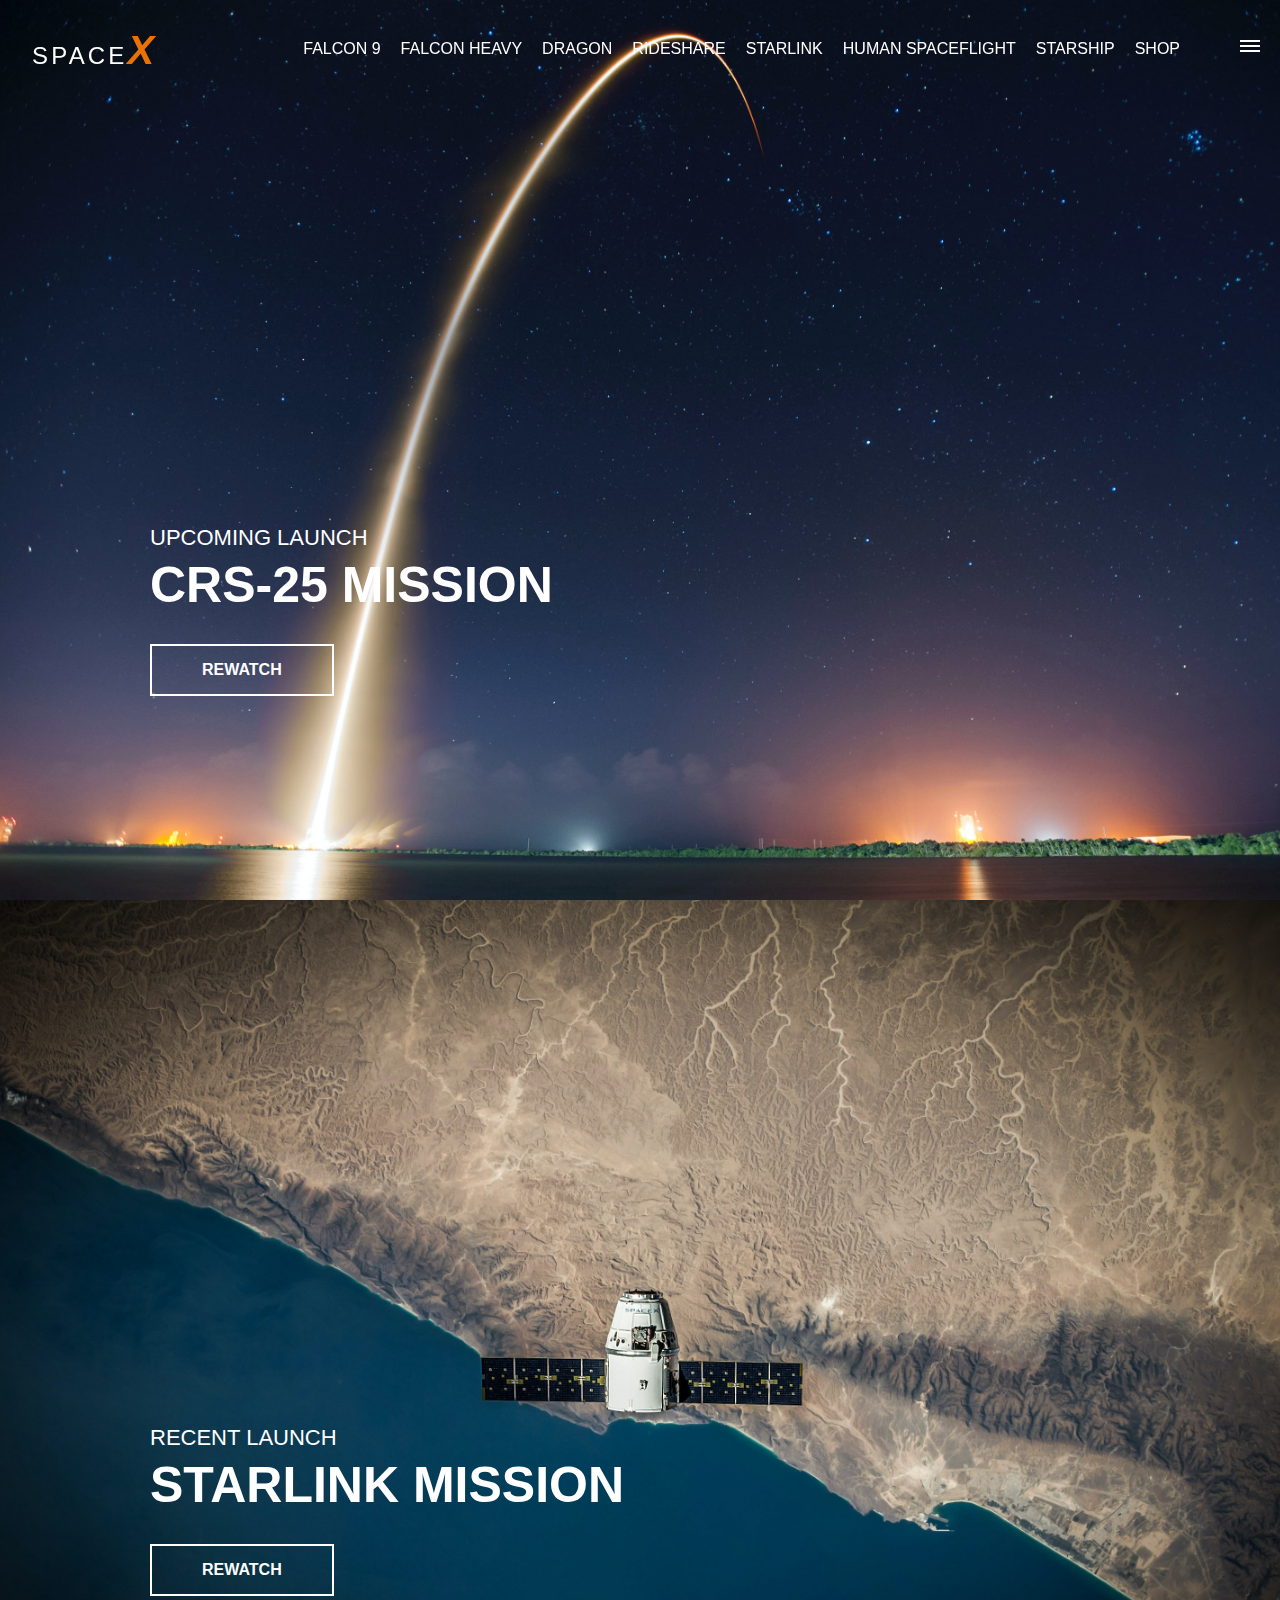
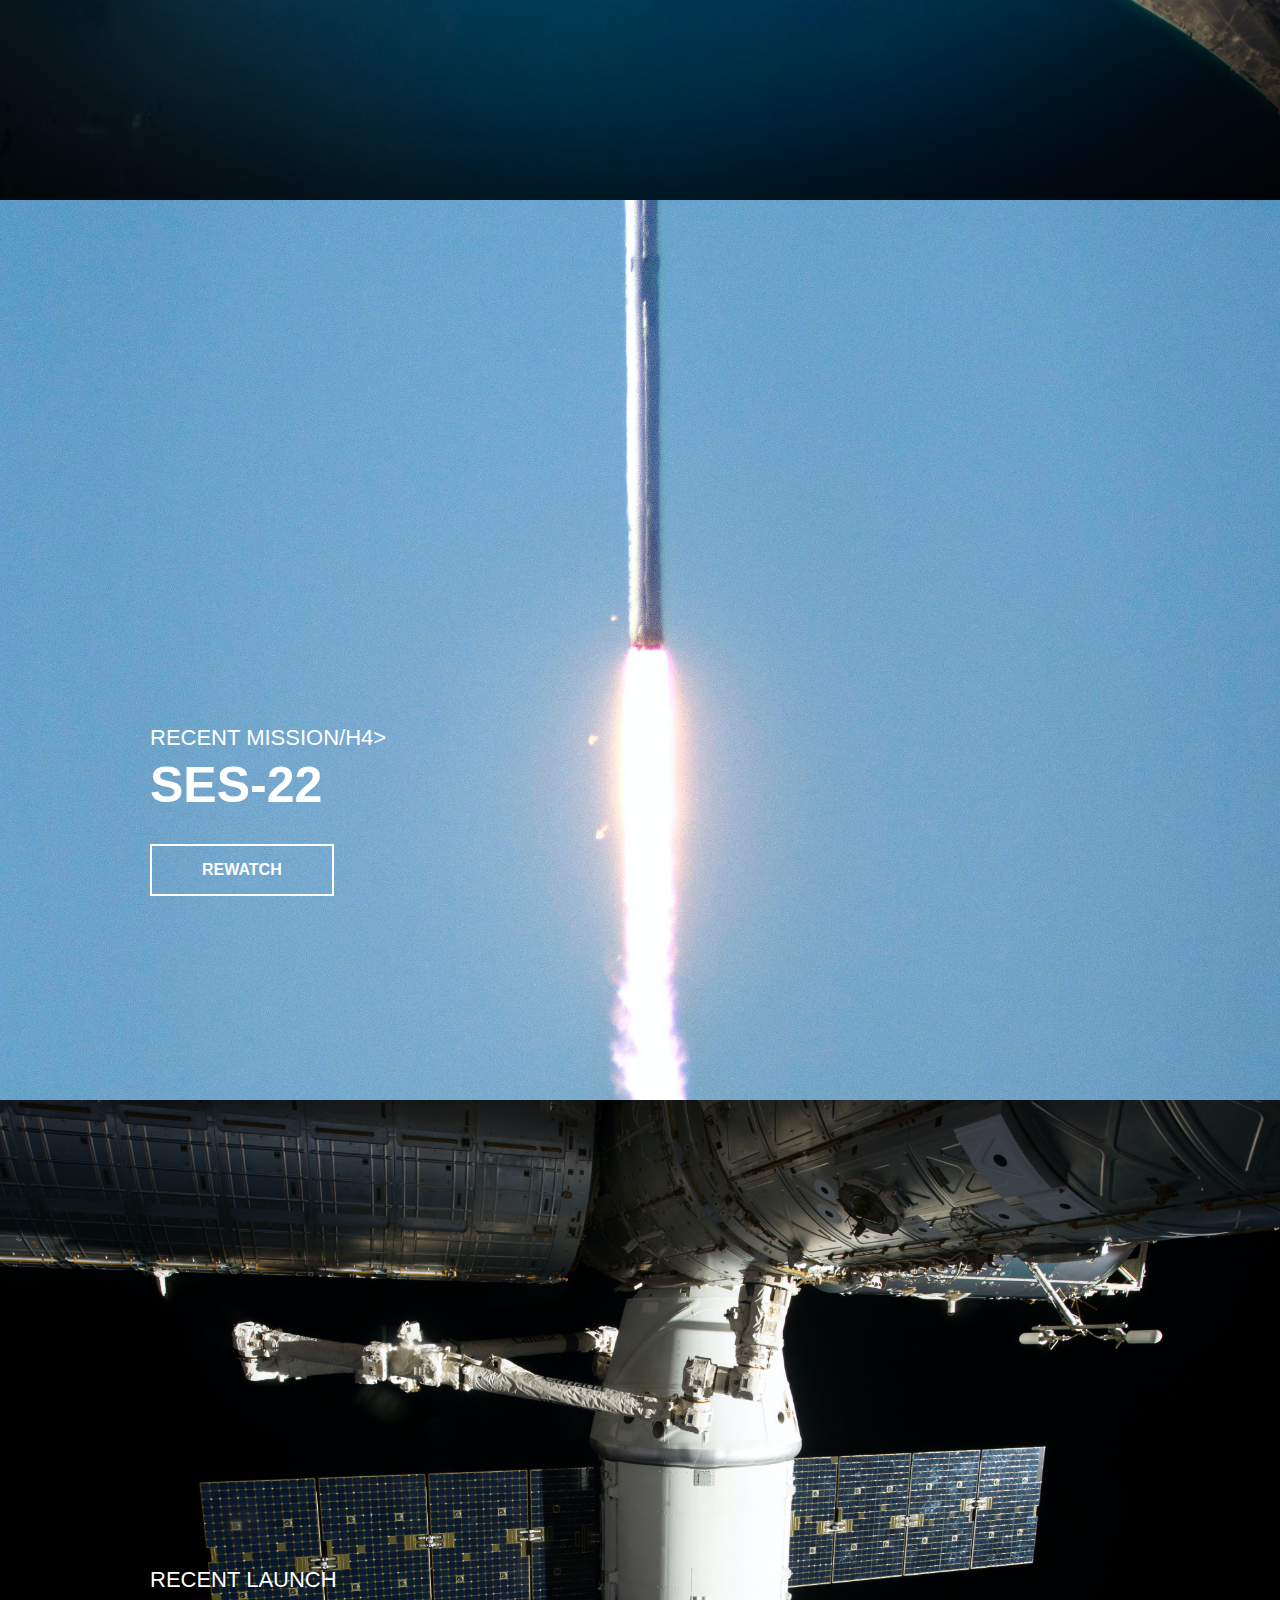
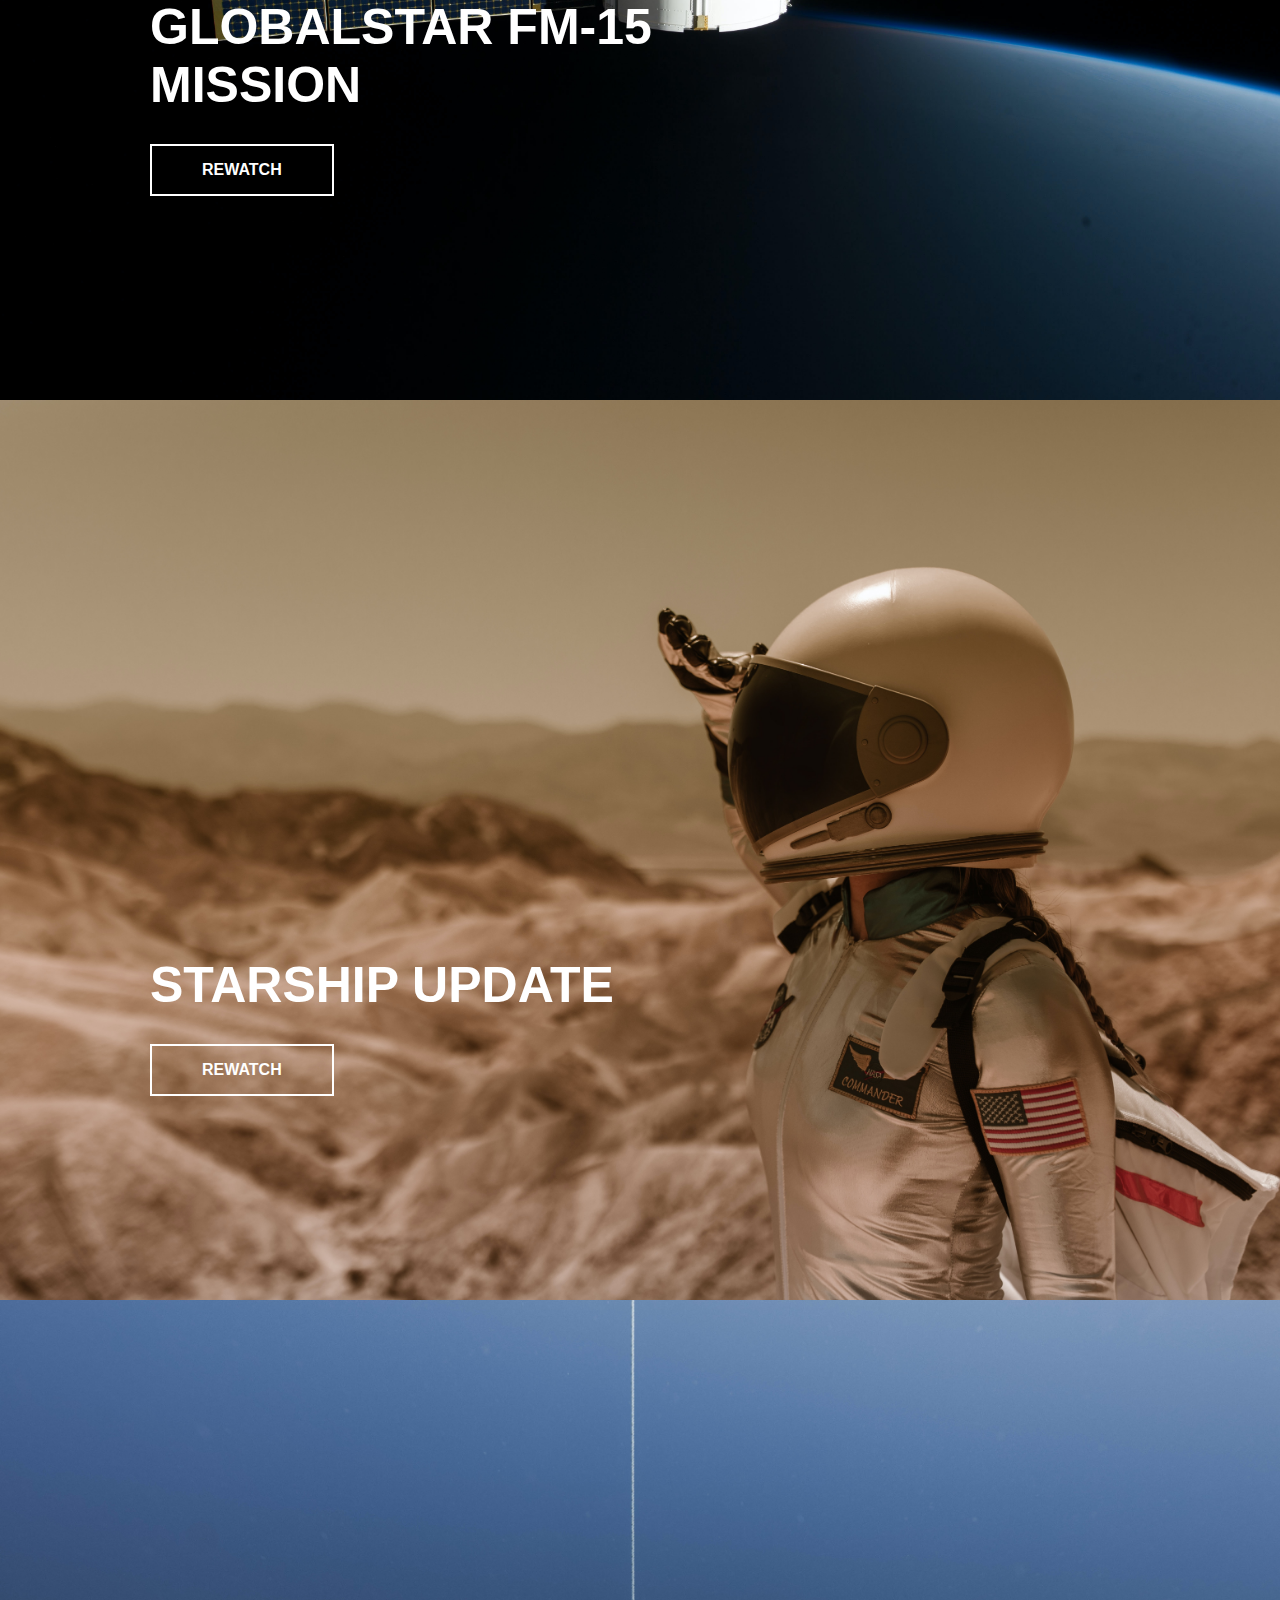
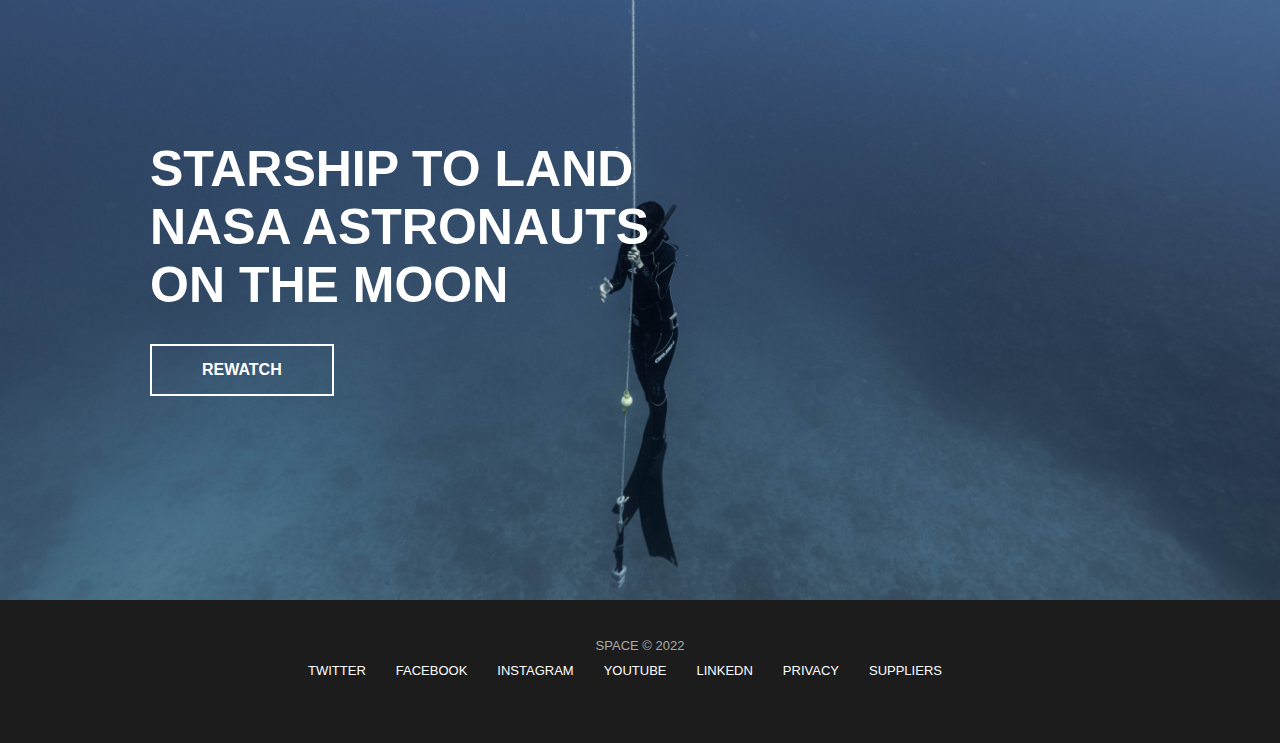
<file: index.html>
<!DOCTYPE html>
<html lang="en">
<head>
    <meta charset="UTF-8">
    <meta http-equiv="X-UA-Compatible" content="IE=edge">
    <meta name="viewport" content="width=device-width, initial-scale=1.0">
    <link rel="stylesheet" href="css/style.css">
    <script src="js/script.js" defer></script>
    <title>Vanilla | Homepage</title>
</head>
<body>
    <div class="overlay"></div>
    <div id="mobile-menu" class="mobile__main__menu">
        <ul>
            <li><a href="">Mission</a></li>
            <li><a href="">Launches</a></li>
            <li><a href="">Careers</a></li>
            <li><a href="">Updates</a></li>

            <li class="mobile-only"><a href="falcon9.html">Falcon 9</a></li>
            <li class="mobile-only"><a href="falcon-heavy">Falcon Heavy</a></li>
            <li class="mobile-only"><a href="dragon.html">Dragon</a></li>
            <li class="mobile-only"><a href="#">RideShare</a></li>
            <li class="mobile-only"><a href="#">Starlink</a></li>
            <li class="mobile-only"<a href="#">Human SpaceFlight</a></li>
            <li class="mobile-only"><a href="#">StarShip</a></li>
            <li class="mobile-only"><a href="#">Shop</a></li>
        </ul>
    </div>
    <header class="main-header">
        <div class="logo">
            <a href="index.html">
                Space<span>X</span>
            </a>
        </div>
        <nav class="desktop-main-menu">
            <ul>
                <li><a href="falcon9.html">Falcon 9</a></li>
                <li><a href="falcon-heavy">Falcon Heavy</a></li>
                <li><a href="dragon.html">Dragon</a></li>
                <li><a href="#">RideShare</a></li>
                <li><a href="#">Starlink</a></li>
                <li><a href="#">Human SpaceFlight</a></li>
                <li><a href="#">StarShip</a></li>
                <li><a href="#">Shop</a></li>
            </ul>
        </nav>
    </header>

    <!-- ??Hamburger menu -->
    <button id="menu-btn" class="hamburger" type="button">
        <span class="hamburger__top"></span>
        <span class="hamburger__middle"></span>
        <span class="hamburger__bottom"></span>
    </button>

    <!-- ?section A -->
    <section class="section-a">
        <div class="section-inner">
            <h4>Upcoming Launch</h4>
            <h2>CRS-25 Mission</h2>
            <a href="" class="btn">
                <div class="hover"></div>
                <span>Rewatch</span>
            </a>
        </div>
    </section>

    <!-- ?section B -->
    <section class="section-b">
        <div class="section-inner">
            <h4>Recent Launch</h4>
            <h2>StarLink Mission</h2>
            <a href="" class="btn">
                <div class="hover"></div>
                <span>Rewatch</span>
            </a>
        </div>
    </section>

    <!-- ?section C -->
    <section class="section-c">
        <div class="section-inner">
            <h4>Recent Mission/h4>
            <h2>SES-22</h2>
            <a href="" class="btn">
                <div class="hover"></div>
                <span>Rewatch</span>
            </a>
        </div>
    </section>

    <!-- ?section D -->
    <section class="section-d">
        <div class="section-inner">
            <h4>Recent Launch</h4>
            <h2>GlobalStar FM-15 Mission</h2>
            <a href="" class="btn">
                <div class="hover"></div>
                <span>Rewatch</span>
            </a>
        </div>
    </section>

    <!-- ?section E -->
    <section class="section-e">
        <div class="section-inner">
            <h2>StarShip Update</h2>
            <a href="" class="btn">
                <div class="hover"></div>
                <span>Rewatch</span>
            </a>
        </div>
    </section>

    <!-- ?section F -->
    <section class="section-f">
        <div class="section-inner">
            <h2>StarShip to land nasa astronauts on the moon</h2>
            <a href="" class="btn">
                <div class="hover"></div>
                <span>Rewatch</span>
            </a>
        </div>
    </section>

    <footer>
        <ul>
            <li>Space &copy; 2022</li>
            <li><a href="">Twitter</a></li>
            <li><a href="">FaceBook</a></li>
            <li><a href="">Instagram</a></li>
            <li><a href="">YouTube</a></li>
            <li><a href="">Linkedn</a></li>
            <li><a href="">Privacy</a></li>
            <li><a href="">Suppliers</a></li>
        </ul>
    </footer>
</body>
</html>
</file>
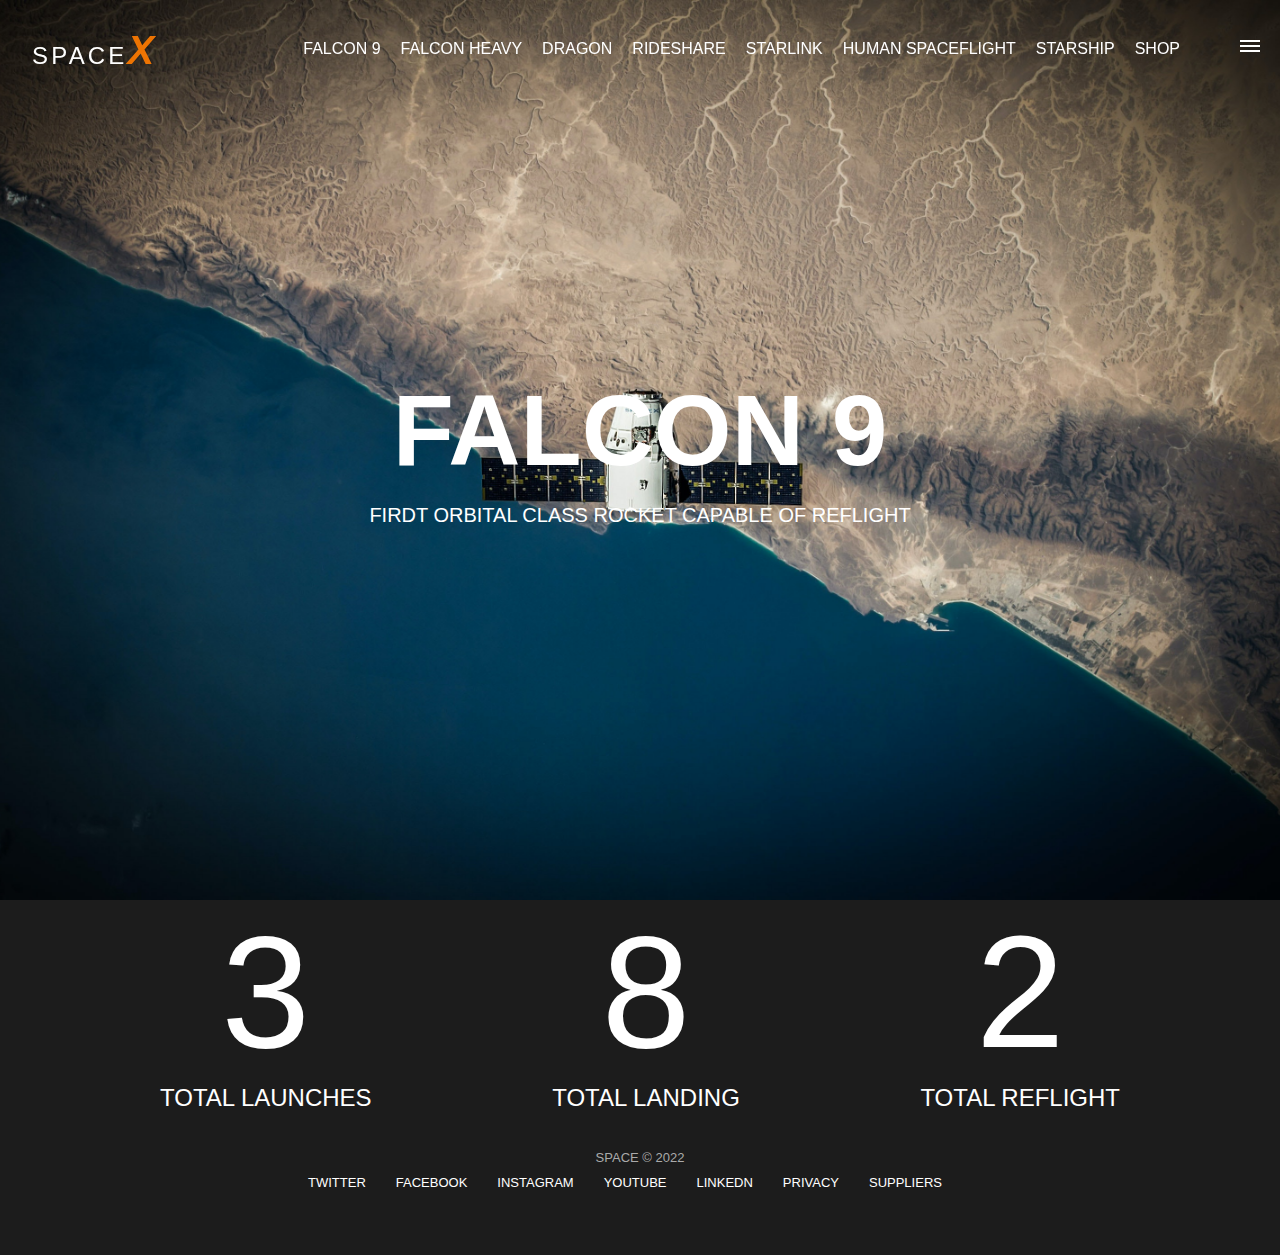
<file: falcon9.html>
<!DOCTYPE html>
<html lang="en">
<head>
    <meta charset="UTF-8">
    <meta http-equiv="X-UA-Compatible" content="IE=edge">
    <meta name="viewport" content="width=device-width, initial-scale=1.0">
    <link rel="stylesheet" href="css/style.css">
    <script src="js/script.js" defer></script>
    <title>Falcon-9</title>
</head>
<body>
    <div class="overlay"></div>
    <div id="mobile-menu" class="mobile__main__menu">
        <ul>
            <li><a href="">Mission</a></li>
            <li><a href="">Launches</a></li>
            <li><a href="">Careers</a></li>
            <li><a href="">Updates</a></li>

            <li class="mobile-only"><a href="falcon9.html">Falcon 9</a></li>
            <li class="mobile-only"><a href="falcon-heavy">Falcon Heavy</a></li>
            <li class="mobile-only"><a href="dragon.html">Dragon</a></li>
            <li class="mobile-only"><a href="#">RideShare</a></li>
            <li class="mobile-only"><a href="#">Starlink</a></li>
            <li class="mobile-only"<a href="#">Human SpaceFlight</a></li>
            <li class="mobile-only"><a href="#">StarShip</a></li>
            <li class="mobile-only"><a href="#">Shop</a></li>
        </ul>
    </div>
    <header class="main-header">
        <div class="logo">
            <a href="index.html">
                Space<span>X</span>
            </a>
        </div>
        <nav class="desktop-main-menu">
            <ul>
                <li><a href="falcon9.html">Falcon 9</a></li>
                <li><a href="falcon-heavy">Falcon Heavy</a></li>
                <li><a href="dragon.html">Dragon</a></li>
                <li><a href="#">RideShare</a></li>
                <li><a href="#">Starlink</a></li>
                <li><a href="#">Human SpaceFlight</a></li>
                <li><a href="#">StarShip</a></li>
                <li><a href="#">Shop</a></li>
            </ul>
        </nav>
    </header>

    <!-- ??Hamburger menu -->
    <button id="menu-btn" class="hamburger" type="button">
        <span class="hamburger__top"></span>
        <span class="hamburger__middle"></span>
        <span class="hamburger__bottom"></span>
    </button>


    <section class="section-animate bg-falcon-9">
    </section>
    <div class="section-inner-center">
        <h3>Falcon 9</h3>
        <p>Firdt orbital class rocket capable of reflight</p>
    </div>

    <div class="stats">
        <div>
            <span class="counter" data-target="3">3</span>
            <h4>Total Launches</h4>
        </div>
        <div>
            <span class="counter" data-target="7">8</span>
            <h4>Total Landing</h4>
        </div>
        <div>
            <span class="counter" data-target="4">2</span>
            <h4>Total Reflight</h4>
        </div>
    </div>

    <footer>
        <ul>
            <li>Space &copy; 2022</li>
            <li><a href="">Twitter</a></li>
            <li><a href="">FaceBook</a></li>
            <li><a href="">Instagram</a></li>
            <li><a href="">YouTube</a></li>
            <li><a href="">Linkedn</a></li>
            <li><a href="">Privacy</a></li>
            <li><a href="">Suppliers</a></li>
        </ul>
    </footer>
</body>
</html>
</file>
<file: css/style.css>
*,
*::after,
*::before {
  box-sizing: border-box;
  padding: 0;
  margin: 0;
}

a {
  color: hsl(0deg, 0%, 100%);
  text-decoration: none;
}

ul {
  list-style: none;
}

body {
  font-family: "Segoe UI", Tahoma, Geneva, Verdana, sans-serif;
  background-color: hsl(0deg, 0%, 11%);
  color: white;
}

.logo {
  font-size: 1.5rem;
  letter-spacing: 0.2rem;
}
@media (max-width: 600px) {
  .logo {
    margin-inline: auto;
  }
}
.logo span {
  color: hsla(29deg, 100%, 50%, 0.918);
  font-weight: 700;
  font-size: 2.5rem;
  font-style: italic;
}

.main-header {
  position: fixed;
  top: 0;
  left: 0;
  width: 100%;
  z-index: 3;
  height: 100px;
  padding: 0 2rem;
  text-transform: uppercase;
  display: flex;
  align-items: center;
  justify-content: space-between;
}
.main-header .desktop-main-menu {
  margin-right: 3rem;
}
.main-header .desktop-main-menu ul {
  display: flex;
}
.main-header .desktop-main-menu ul li {
  position: relative;
  margin-right: 20px;
  padding-bottom: 2px;
}
.main-header .desktop-main-menu ul li a::after {
  content: "";
  position: absolute;
  left: 0;
  bottom: 0;
  width: 100%;
  height: 1px;
  background-color: white;
  transform: scaleX(0);
  transition: transform 0.6s cubic-bezier(0.19, 1, 0.22, 1);
  transform-origin: right center;
}
.main-header .desktop-main-menu ul li a:hover::after {
  transform: scaleX(1);
  transform-origin: left center;
  transition-duration: 0.4s;
}
@media (max-width: 960px) {
  .main-header .desktop-main-menu {
    display: none;
  }
}

.hamburger {
  position: fixed;
  top: 40px;
  right: 20px;
  cursor: pointer;
  width: 20px;
  height: 20px;
  border: none;
  background: none;
  z-index: 10;
}
.hamburger__top,
.hamburger__middle,
.hamburger__bottom {
  position: absolute;
  height: 2px;
  width: 20px;
  top: 0;
  left: 0;
  background-color: white;
  transition: all 0.5s;
}
.hamburger__middle {
  transform: translateY(5px);
}
.hamburger__bottom {
  transform: translateY(10px);
}
.hamburger.open {
  transform: rotate(90deg);
}
.hamburger.open .hamburger__top {
  transform: rotate(45deg) translate(6px, 6px);
}
.hamburger.open .hamburger__middle {
  display: none;
}
.hamburger.open .hamburger__bottom {
  transform: rotate(-45deg) translate(-6px, 6px);
}

.stop-scroll {
  overflow: hidden;
}

#mobile-menu {
  position: fixed;
  top: 0;
  right: 0;
  width: 300px;
  height: 100vh;
  z-index: 4;
  background-color: #111;
  display: flex;
  align-items: center;
  justify-content: center;
  transform: translateX(100%);
  transition: transform 0.5s cubic-bezier(0.19, 1, 0.22, 1);
}
#mobile-menu.open {
  transform: translateX(0);
}
#mobile-menu ul {
  display: flex;
  flex-direction: column;
  align-items: flex-end;
  justify-content: center;
  padding: 50px;
  width: 100%;
}
#mobile-menu ul li {
  margin-bottom: 20px;
  font-size: 18px;
  text-transform: uppercase;
  border-bottom: 1px dotted grey;
  width: 100%;
  text-align: right;
}
#mobile-menu ul li a {
  transition: color 0.6s;
}
#mobile-menu ul li a:hover {
  color: #aaa;
}
#mobile-menu .mobile-only {
  display: none;
}
@media (max-width: 960px) {
  #mobile-menu .mobile-only {
    display: block;
  }
}

.overlay {
  transition: all 0.5s;
}

.overlay-show {
  position: fixed;
  top: 0;
  left: 0;
  height: 100%;
  width: 100%;
  background-color: rgba(0, 0, 0, 0.5);
  z-index: 3;
}

section {
  position: relative;
  min-height: 100vh;
  background-repeat: no-repeat;
  background-size: cover;
  background-position: center center;
  text-transform: uppercase;
}
section .section-inner {
  position: absolute;
  bottom: 200px;
  left: 150px;
  max-width: 560px;
}
@media (max-width: 600px) {
  section .section-inner {
    bottom: 75px;
    left: 20px;
  }
}
section .section-inner h4 {
  font-size: 22px;
  margin-bottom: 5px;
  font-weight: 300;
  -webkit-animation: FadeInUp 1s ease-in-out;
  animation: FadeInUp 1s ease-in-out;
}
section .section-inner h2 {
  font-size: clamp(36px, 18px + 3vw, 50px);
  font-weight: 700;
  margin-bottom: 20px;
  -webkit-animation: FadeInUp 1s ease-in-out 0.25s;
  animation: FadeInUp 1s ease-in-out 0.25s;
  -webkit-animation-fill-mode: both;
  animation-fill-mode: both;
}
section .section-inner .btn {
  position: relative;
  display: inline-block;
  cursor: pointer;
  text-align: center;
  min-width: 130px;
  padding: 15px 50px;
  margin-top: 10px;
  border: 2px solid white;
  font-weight: bold;
  overflow: hidden;
  z-index: 2;
  -webkit-animation: FadeInUp 1s ease-in-out 0.4s;
  animation: FadeInUp 1s ease-in-out 0.4s;
  -webkit-animation-fill-mode: both;
  animation-fill-mode: both;
}
section .section-inner .btn:hover span {
  color: #111;
}
section .section-inner .btn .hover {
  position: absolute;
  top: 0;
  left: 0;
  width: 100%;
  height: 100%;
  background-color: white;
  z-index: -1;
  transform: translateY(100%);
  transition: transform 0.4s cubic-bezier(0.19, 1, 0.22, 1);
}
section .section-inner .btn:hover .hover {
  transform: translateY(0);
}

.section-a {
  background-image: url("../../images/pexels-spacex-23764.jpg");
}

.section-b {
  background-image: url("../../images/pexels-spacex-60132.jpg");
}

.section-c {
  background-image: url("../../images/pexels-spacex-23775.jpg");
}

.section-d {
  background-image: url("../../images/pexels-spacex-23779.jpg");
}

.section-e {
  background-image: url("../../images/pexels-rodnae-productions-8474973.jpg");
}

.section-f {
  background-image: url("../../images/pexels-inchs-7988968.jpg");
}

@-webkit-keyframes FadeInUp {
  0% {
    opacity: 0;
    transform: translateY(150px);
  }
  100% {
    opacity: 1;
    transform: translateY(0);
  }
}

@keyframes FadeInUp {
  0% {
    opacity: 0;
    transform: translateY(150px);
  }
  100% {
    opacity: 1;
    transform: translateY(0);
  }
}
.bg-falcon-9 {
  background-image: url("../../images/pexels-spacex-60132.jpg");
}

.section-animate {
  -webkit-animation: FadeIn 3s ease-in-out;
  animation: FadeIn 3s ease-in-out;
}

.section-inner-center {
  position: absolute;
  top: 50%;
  left: 50%;
  transform: translate(-50%, -50%);
  text-transform: uppercase;
  text-align: center;
}
.section-inner-center h3 {
  font-size: 6.25rem;
  margin-bottom: 1rem;
  -webkit-animation: FadeInUp 0.5s ease-in-out;
  animation: FadeInUp 0.5s ease-in-out;
}
.section-inner-center p {
  font-size: 20px;
  -webkit-animation: FadeInUp 0.5s ease-in-out 0.2s;
  animation: FadeInUp 0.5s ease-in-out 0.2s;
  -webkit-animation-fill-mode: both;
  animation-fill-mode: both;
}

@-webkit-keyframes FadeIn {
  0% {
    opacity: 0;
  }
  100% {
    opacity: 1;
  }
}

@keyframes FadeIn {
  0% {
    opacity: 0;
  }
  100% {
    opacity: 1;
  }
}
.stats {
  max-width: 960px;
  margin-inline: auto;
  display: flex;
  align-items: center;
  justify-content: space-between;
  text-align: center;
  text-transform: uppercase;
}
.stats span {
  font-size: 160px;
}
.stats h4 {
  font-size: 24px;
  font-weight: 300;
}

footer {
  position: relative;
  padding: 55px 0;
}
footer ul {
  display: flex;
  justify-content: center;
  align-items: center;
  flex-wrap: wrap;
}
footer ul li {
  margin-right: 30px;
  color: #aaa;
  text-transform: uppercase;
  font-size: 13px;
  line-height: 2.5;
}
footer ul li:first-child {
  position: absolute;
  top: 30px;
  left: 50%;
  transform: translateX(-50%);
}
footer ul li a {
  transition: color 0.6s;
}
footer ul li a:hover {
  color: #aaa;
} /*# sourceMappingURL=style.css.map */
</file>
